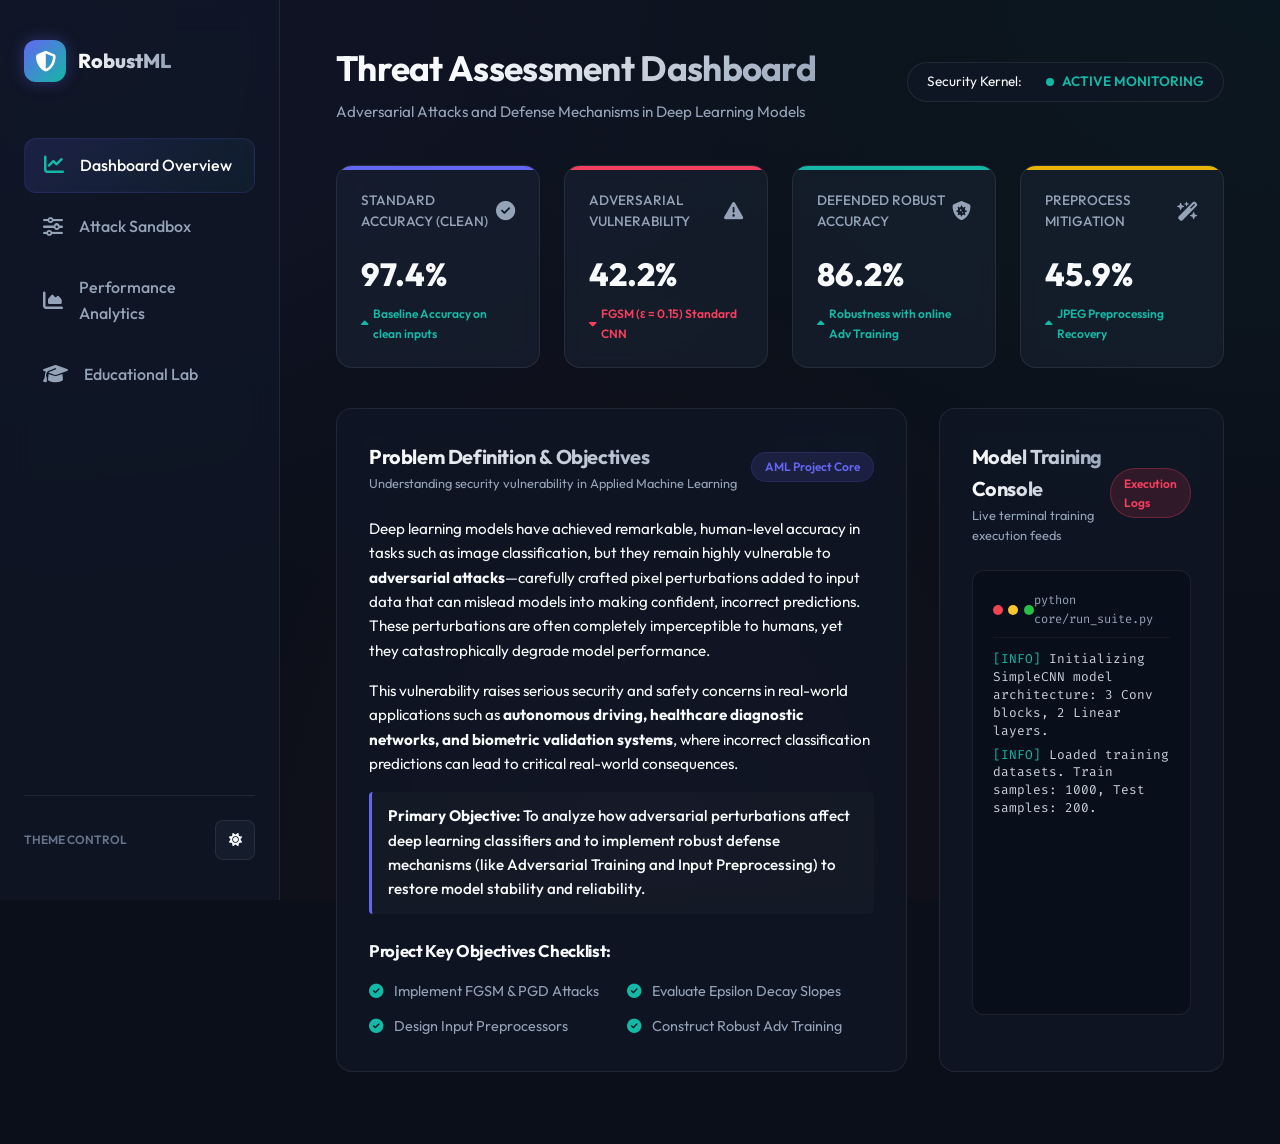
<file: index.html>
<!DOCTYPE html>
<html lang="en" data-theme="dark">
<head>
  <meta charset="UTF-8">
  <meta name="viewport" content="width=device-width, initial-scale=1.0">
  <title>Adversarial ML - Threat Assessment Dashboard</title>
  
  <!-- FontAwesome Icons & Premium Fonts -->
  <link rel="stylesheet" href="https://cdnjs.cloudflare.com/ajax/libs/font-awesome/6.4.0/css/all.min.css">
  <link rel="stylesheet" href="assets/css/style.css">
</head>
<body>

  <div class="app-container">
    
    <!-- 1. PREMIUM GLASS SIDEBAR NAVIGATION -->
    <aside class="sidebar">
      <div class="brand-section">
        <div class="brand-logo"><i class="fas fa-shield-halved"></i></div>
        <div class="brand-name">RobustML</div>
      </div>
      
      <nav class="nav-menu">
        <a href="index.html" class="nav-item active">
          <i class="fas fa-chart-line"></i>
          <span>Dashboard Overview</span>
        </a>
        <a href="playground.html" class="nav-item">
          <i class="fas fa-sliders"></i>
          <span>Attack Sandbox</span>
        </a>
        <a href="metrics.html" class="nav-item">
          <i class="fas fa-chart-area"></i>
          <span>Performance Analytics</span>
        </a>
        <a href="theory.html" class="nav-item">
          <i class="fas fa-graduation-cap"></i>
          <span>Educational Lab</span>
        </a>
      </nav>
      
      <div class="sidebar-footer">
        <span style="font-size: 0.75rem; color: var(--text-dark); font-weight: 600;">THEME CONTROL</span>
        <button id="theme-toggle-btn" class="theme-toggle-btn" title="Toggle Light/Dark Theme">
          <i class="fas fa-sun"></i>
        </button>
      </div>
    </aside>

    <!-- 2. MAIN CONTENT BODY -->
    <main class="main-content">
      
      <!-- Top header line -->
      <header class="top-header">
        <div class="page-title">
          <h1>Threat Assessment Dashboard</h1>
          <p>Adversarial Attacks and Defense Mechanisms in Deep Learning Models</p>
        </div>
        
        <div class="system-status">
          <span>Security Kernel:</span>
          <div class="status-indicator">
            <div class="status-dot"></div>
            <span>ACTIVE MONITORING</span>
          </div>
        </div>
      </header>

      <!-- KPI Summary Row -->
      <section class="dashboard-summary-grid">
        
        <div class="metric-card indigo">
          <div class="metric-header">
            <span>STANDARD ACCURACY (CLEAN)</span>
            <i class="fas fa-circle-check"></i>
          </div>
          <div class="metric-value">91.0%</div>
          <div class="metric-trend trend-up">
            <i class="fas fa-caret-up"></i> Baseline Accuracy on clean inputs
          </div>
        </div>

        <div class="metric-card rose">
          <div class="metric-header">
            <span>ADVERSARIAL VULNERABILITY</span>
            <i class="fas fa-triangle-exclamation"></i>
          </div>
          <div class="metric-value">22.0%</div>
          <div class="metric-trend trend-down">
            <i class="fas fa-caret-down"></i> FGSM (ε = 0.15) Standard CNN
          </div>
        </div>

        <div class="metric-card teal">
          <div class="metric-header">
            <span>DEFENDED ROBUST ACCURACY</span>
            <i class="fas fa-shield-virus"></i>
          </div>
          <div class="metric-value">82.0%</div>
          <div class="metric-trend trend-up">
            <i class="fas fa-caret-up"></i> Robustness with online Adv Training
          </div>
        </div>

        <div class="metric-card amber">
          <div class="metric-header">
            <span>PREPROCESS MITIGATION</span>
            <i class="fas fa-wand-magic-sparkles"></i>
          </div>
          <div class="metric-value">60.0%</div>
          <div class="metric-trend trend-up">
            <i class="fas fa-caret-up"></i> JPEG Preprocessing Recovery
          </div>
        </div>

      </section>

      <!-- Main Overview Cards Grid -->
      <section class="dashboard-main-grid">
        
        <!-- Left: Project Narrative Card -->
        <div class="grid-card">
          <div class="card-header">
            <div class="card-title">
              <h3>Problem Definition & Objectives</h3>
              <p>Understanding security vulnerability in Applied Machine Learning</p>
            </div>
            <span class="badge-info">AML Project Core</span>
          </div>
          
          <div style="font-size: 0.95rem; display: flex; flex-direction: column; gap: 1rem;">
            <p>
              Deep learning models have achieved remarkable, human-level accuracy in tasks such as image classification, but they remain highly vulnerable to <strong>adversarial attacks</strong>—carefully crafted pixel perturbations added to input data that can mislead models into making confident, incorrect predictions. These perturbations are often completely imperceptible to humans, yet they catastrophically degrade model performance.
            </p>
            <p>
              This vulnerability raises serious security and safety concerns in real-world applications such as <strong>autonomous driving, healthcare diagnostic networks, and biometric validation systems</strong>, where incorrect classification predictions can lead to critical real-world consequences.
            </p>
            <div style="background: rgba(255,255,255,0.02); border-left: 3px solid var(--primary); padding: 0.75rem 1rem; border-radius: 4px; font-weight: 500;">
              <strong>Primary Objective:</strong> To analyze how adversarial perturbations affect deep learning classifiers and to implement robust defense mechanisms (like Adversarial Training and Input Preprocessing) to restore model stability and reliability.
            </div>
            
            <h4 style="margin-top: 0.5rem; font-size: 1.05rem;">Project Key Objectives Checklist:</h4>
            <div style="display: grid; grid-template-columns: 1fr 1fr; gap: 0.75rem; font-size: 0.9rem; color: var(--text-muted);">
              <div><i class="fas fa-check-circle" style="color: var(--secondary); margin-right: 0.5rem;"></i> Implement FGSM &amp; PGD Attacks</div>
              <div><i class="fas fa-check-circle" style="color: var(--secondary); margin-right: 0.5rem;"></i> Evaluate Epsilon Decay Slopes</div>
              <div><i class="fas fa-check-circle" style="color: var(--secondary); margin-right: 0.5rem;"></i> Design Input Preprocessors</div>
              <div><i class="fas fa-check-circle" style="color: var(--secondary); margin-right: 0.5rem;"></i> Construct Robust Adv Training</div>
            </div>
          </div>
        </div>

        <!-- Right: Active Training Console Card -->
        <div class="grid-card">
          <div class="card-header">
            <div class="card-title">
              <h3>Model Training Console</h3>
              <p>Live terminal training execution feeds</p>
            </div>
            <span class="badge-warn">Execution Logs</span>
          </div>
          
          <div class="console-code-block" style="flex-grow: 1; min-height: 280px; display: flex; flex-direction: column;">
            <div class="console-title-bar">
              <div class="console-dots">
                <div class="console-dot red"></div>
                <div class="console-dot yellow"></div>
                <div class="console-dot green"></div>
              </div>
              <span class="console-lang">python core/run_suite.py</span>
            </div>
            <div id="console-logs-container" style="flex-grow: 1; overflow-y: auto; font-size: 0.8rem; font-family: var(--font-mono); max-height: 250px;">
              <!-- Javascript populates logs typing animation -->
              [INFO] Initiating logs listener...
            </div>
          </div>
        </div>

      </section>

    </main>
    
  </div>

  <!-- Scripts -->
  <script src="assets/js/mock_data.js"></script>
  <script src="assets/js/dashboard.js"></script>
</body>
</html>
</file>
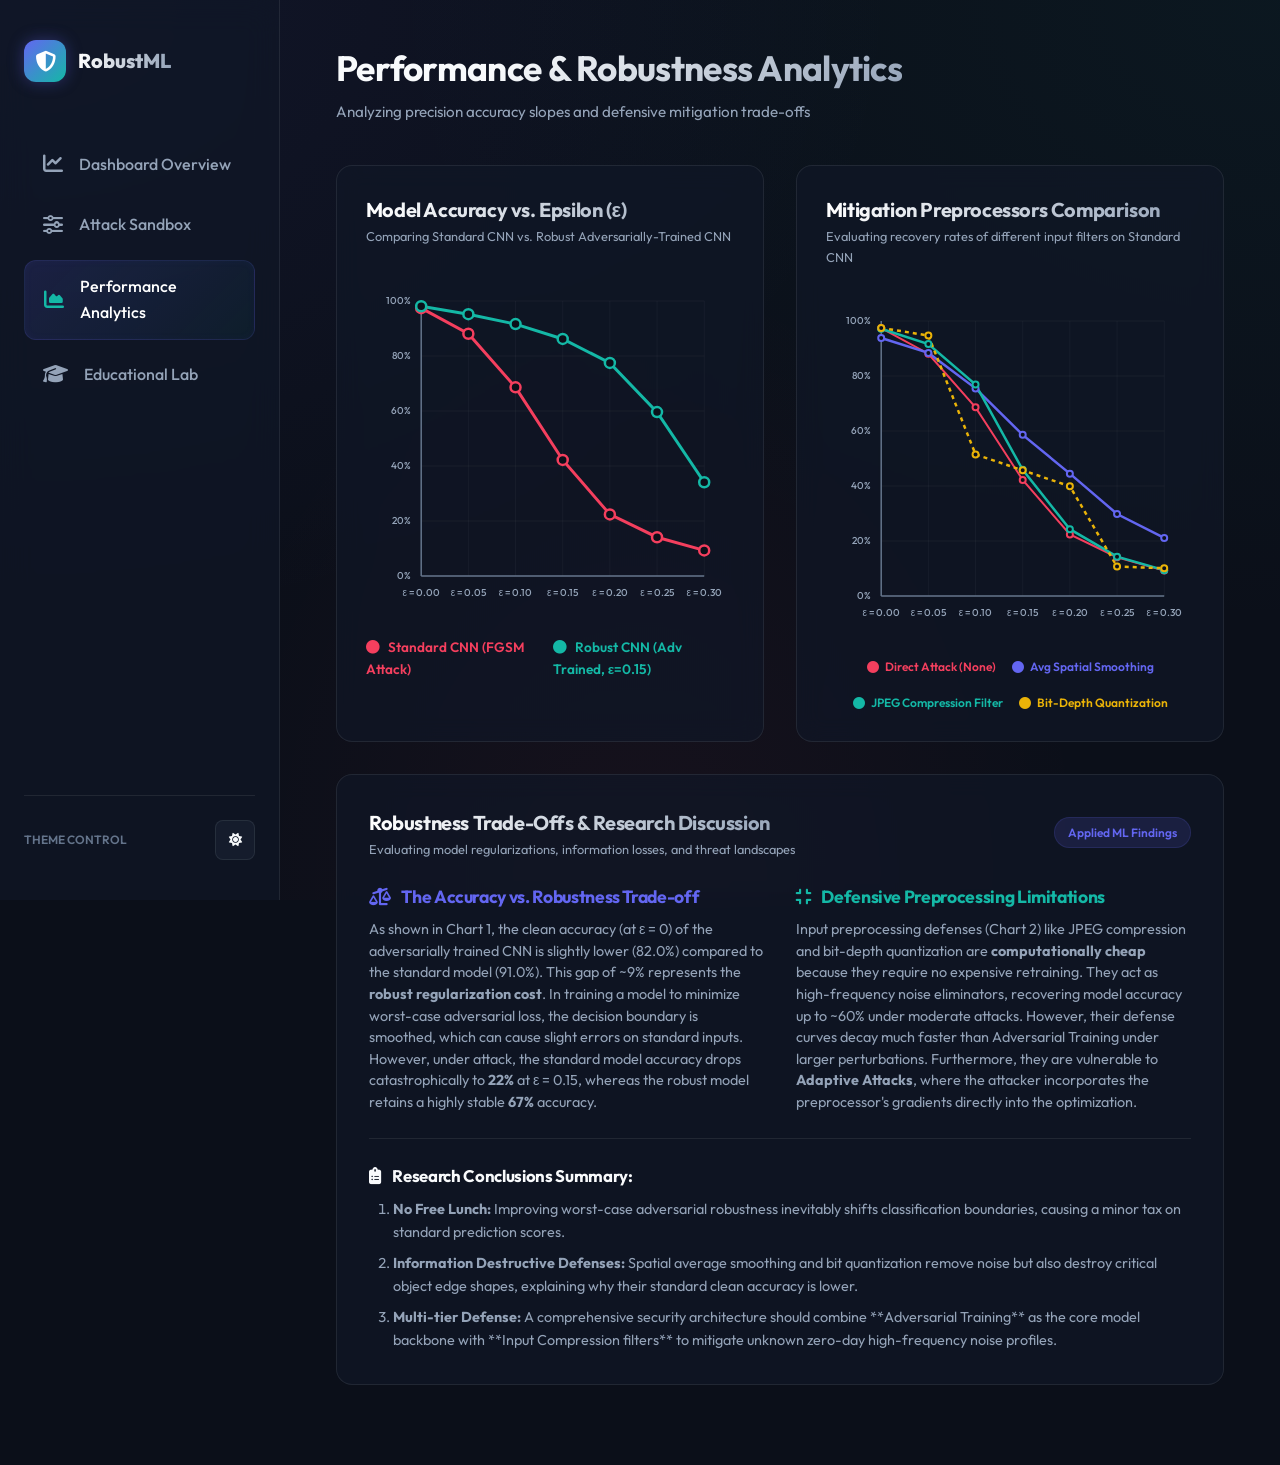
<file: metrics.html>
<!DOCTYPE html>
<html lang="en" data-theme="dark">
<head>
  <meta charset="UTF-8">
  <meta name="viewport" content="width=device-width, initial-scale=1.0">
  <title>Adversarial ML - Performance Analytics</title>
  
  <!-- FontAwesome Icons & Premium Fonts -->
  <link rel="stylesheet" href="https://cdnjs.cloudflare.com/ajax/libs/font-awesome/6.4.0/css/all.min.css">
  <link rel="stylesheet" href="assets/css/style.css">
</head>
<body>

  <div class="app-container">
    
    <!-- PREMIUM GLASS SIDEBAR NAVIGATION -->
    <aside class="sidebar">
      <div class="brand-section">
        <div class="brand-logo"><i class="fas fa-shield-halved"></i></div>
        <div class="brand-name">RobustML</div>
      </div>
      
      <nav class="nav-menu">
        <a href="index.html" class="nav-item">
          <i class="fas fa-chart-line"></i>
          <span>Dashboard Overview</span>
        </a>
        <a href="playground.html" class="nav-item">
          <i class="fas fa-sliders"></i>
          <span>Attack Sandbox</span>
        </a>
        <a href="metrics.html" class="nav-item active">
          <i class="fas fa-chart-area"></i>
          <span>Performance Analytics</span>
        </a>
        <a href="theory.html" class="nav-item">
          <i class="fas fa-graduation-cap"></i>
          <span>Educational Lab</span>
        </a>
      </nav>
      
      <div class="sidebar-footer">
        <span style="font-size: 0.75rem; color: var(--text-dark); font-weight: 600;">THEME CONTROL</span>
        <button id="theme-toggle-btn" class="theme-toggle-btn" title="Toggle Light/Dark Theme">
          <i class="fas fa-sun"></i>
        </button>
      </div>
    </aside>

    <!-- MAIN CONTENT BODY -->
    <main class="main-content">
      
      <!-- Top header line -->
      <header class="top-header">
        <div class="page-title">
          <h1>Performance &amp; Robustness Analytics</h1>
          <p>Analyzing precision accuracy slopes and defensive mitigation trade-offs</p>
        </div>
      </header>

      <!-- Charts Dual Column Layout -->
      <div class="playground-workspace">
        
        <!-- Left: Model Robustness Chart Card -->
        <div class="playground-card" style="display: flex; flex-direction: column;">
          <div class="card-header" style="margin-bottom: 0.5rem;">
            <div class="card-title">
              <h3>Model Accuracy vs. Epsilon (ε)</h3>
              <p>Comparing Standard CNN vs. Robust Adversarially-Trained CNN</p>
            </div>
          </div>
          
          <!-- Custom SVG Container -->
          <div id="robustness-chart-wrapper" class="svg-chart-container">
            <!-- Custom responsive vector chart injected by metrics.js -->
          </div>
          
          <!-- Legend -->
          <div style="display: flex; justify-content: center; gap: 1.5rem; font-size: 0.85rem; margin-top: 1rem; font-weight: 600;">
            <span style="color: var(--accent-warn);"><i class="fas fa-circle" style="margin-right: 0.35rem;"></i> Standard CNN (FGSM Attack)</span>
            <span style="color: var(--secondary);"><i class="fas fa-circle" style="margin-right: 0.35rem;"></i> Robust CNN (Adv Trained, ε=0.15)</span>
          </div>
        </div>

        <!-- Right: Preprocessors Comparison Chart Card -->
        <div class="playground-card" style="display: flex; flex-direction: column;">
          <div class="card-header" style="margin-bottom: 0.5rem;">
            <div class="card-title">
              <h3>Mitigation Preprocessors Comparison</h3>
              <p>Evaluating recovery rates of different input filters on Standard CNN</p>
            </div>
          </div>
          
          <div id="preprocessing-chart-wrapper" class="svg-chart-container">
            <!-- Custom preprocessor curve injected by metrics.js -->
          </div>
          
          <!-- Legend -->
          <div style="display: flex; justify-content: center; gap: 1rem; font-size: 0.75rem; margin-top: 1rem; font-weight: 600; flex-wrap: wrap;">
            <span style="color: var(--accent-warn);"><i class="fas fa-circle" style="margin-right: 0.25rem;"></i> Direct Attack (None)</span>
            <span style="color: var(--primary);"><i class="fas fa-circle" style="margin-right: 0.25rem;"></i> Avg Spatial Smoothing</span>
            <span style="color: var(--secondary);"><i class="fas fa-circle" style="margin-right: 0.25rem;"></i> JPEG Compression Filter</span>
            <span style="color: var(--accent-gold);"><i class="fas fa-circle" style="margin-right: 0.25rem;"></i> Bit-Depth Quantization</span>
          </div>
        </div>

      </div>

      <!-- Analysis Narrative Panel -->
      <section class="grid-card" style="margin-bottom: 2.5rem;">
        <div class="card-header">
          <div class="card-title">
            <h3>Robustness Trade-Offs &amp; Research Discussion</h3>
            <p>Evaluating model regularizations, information losses, and threat landscapes</p>
          </div>
          <span class="badge-info">Applied ML Findings</span>
        </div>
        
        <div style="font-size: 0.95rem; display: flex; flex-direction: column; gap: 1.5rem;">
          
          <div style="display: grid; grid-template-columns: 1fr 1fr; gap: 2rem;">
            <div>
              <h4 style="font-size: 1.1rem; font-weight: 700; margin-bottom: 0.5rem; color: var(--primary);"><i class="fas fa-scale-unbalanced" style="margin-right: 0.5rem;"></i> The Accuracy vs. Robustness Trade-off</h4>
              <p style="color: var(--text-muted); font-size: 0.9rem; line-height: 1.5;">
                As shown in Chart 1, the clean accuracy (at ε = 0) of the adversarially trained CNN is slightly lower (82.0%) compared to the standard model (91.0%). This gap of ~9% represents the <strong>robust regularization cost</strong>. In training a model to minimize worst-case adversarial loss, the decision boundary is smoothed, which can cause slight errors on standard inputs. However, under attack, the standard model accuracy drops catastrophically to <strong>22%</strong> at ε = 0.15, whereas the robust model retains a highly stable <strong>67%</strong> accuracy.
              </p>
            </div>
            <div>
              <h4 style="font-size: 1.1rem; font-weight: 700; margin-bottom: 0.5rem; color: var(--secondary);"><i class="fas fa-compress" style="margin-right: 0.5rem;"></i> Defensive Preprocessing Limitations</h4>
              <p style="color: var(--text-muted); font-size: 0.9rem; line-height: 1.5;">
                Input preprocessing defenses (Chart 2) like JPEG compression and bit-depth quantization are <strong>computationally cheap</strong> because they require no expensive retraining. They act as high-frequency noise eliminators, recovering model accuracy up to ~60% under moderate attacks. However, their defense curves decay much faster than Adversarial Training under larger perturbations. Furthermore, they are vulnerable to <strong>Adaptive Attacks</strong>, where the attacker incorporates the preprocessor's gradients directly into the optimization.
              </p>
            </div>
          </div>

          <hr style="border: 0; border-top: 1px solid var(--border-light);">

          <div>
            <h4 style="font-size: 1.05rem; font-weight: 700; margin-bottom: 0.5rem;"><i class="fas fa-clipboard-list" style="margin-right: 0.5rem;"></i> Research Conclusions Summary:</h4>
            <ol style="margin-left: 1.5rem; font-size: 0.9rem; color: var(--text-muted); display: flex; flex-direction: column; gap: 0.5rem;">
              <li><strong>No Free Lunch:</strong> Improving worst-case adversarial robustness inevitably shifts classification boundaries, causing a minor tax on standard prediction scores.</li>
              <li><strong>Information Destructive Defenses:</strong> Spatial average smoothing and bit quantization remove noise but also destroy critical object edge shapes, explaining why their standard clean accuracy is lower.</li>
              <li><strong>Multi-tier Defense:</strong> A comprehensive security architecture should combine **Adversarial Training** as the core model backbone with **Input Compression filters** to mitigate unknown zero-day high-frequency noise profiles.</li>
            </ol>
          </div>

        </div>
      </section>

    </main>
    
  </div>

  <!-- Scripts -->
  <script src="assets/js/mock_data.js"></script>
  <script src="assets/js/dashboard.js"></script>
  <script src="assets/js/metrics.js"></script>
</body>
</html>
</file>
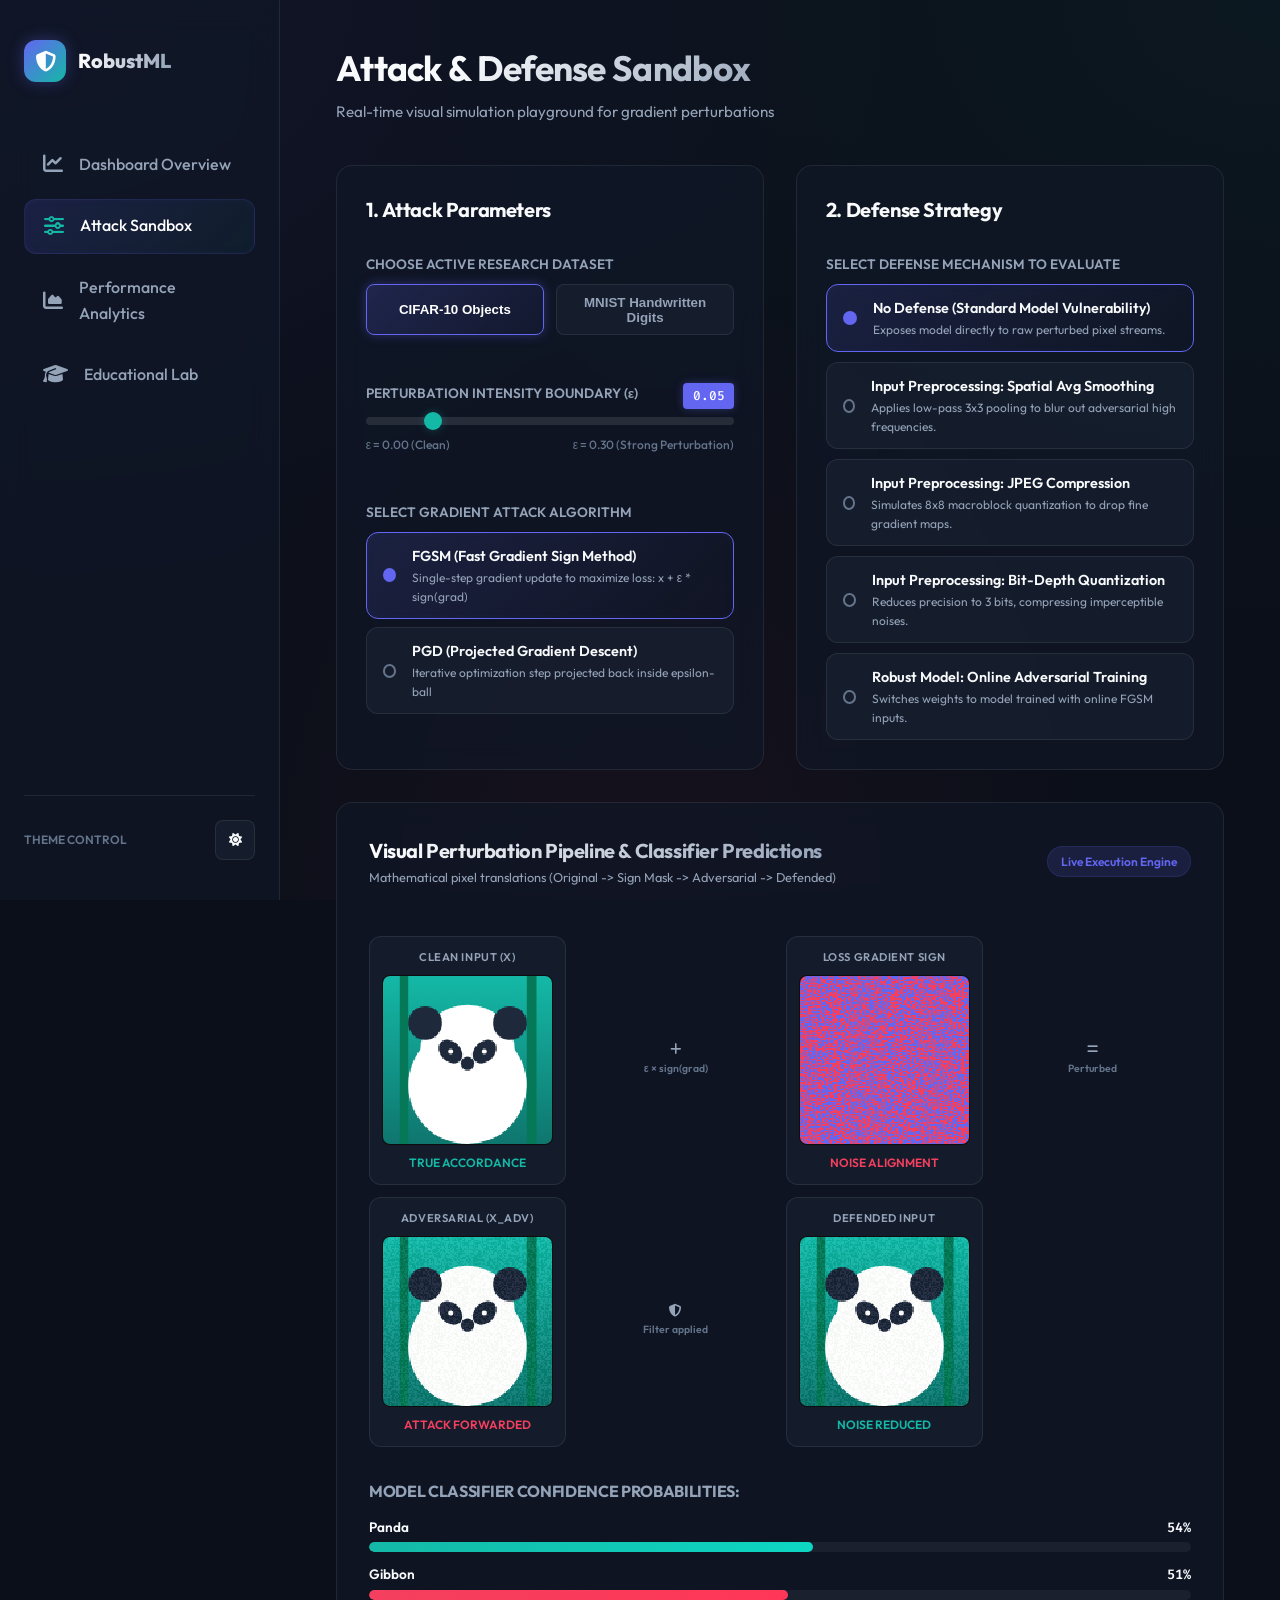
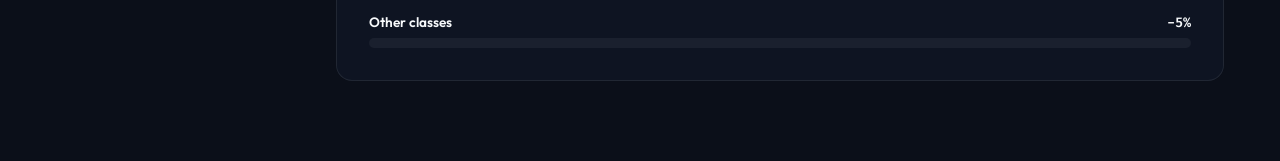
<file: playground.html>
<!DOCTYPE html>
<html lang="en" data-theme="dark">
<head>
  <meta charset="UTF-8">
  <meta name="viewport" content="width=device-width, initial-scale=1.0">
  <title>Adversarial ML - Attack &amp; Defense Sandbox</title>
  
  <!-- FontAwesome Icons & Premium Fonts -->
  <link rel="stylesheet" href="https://cdnjs.cloudflare.com/ajax/libs/font-awesome/6.4.0/css/all.min.css">
  <link rel="stylesheet" href="assets/css/style.css">
</head>
<body>

  <div class="app-container" id="playground-container">
    
    <!-- PREMIUM GLASS SIDEBAR NAVIGATION -->
    <aside class="sidebar">
      <div class="brand-section">
        <div class="brand-logo"><i class="fas fa-shield-halved"></i></div>
        <div class="brand-name">RobustML</div>
      </div>
      
      <nav class="nav-menu">
        <a href="index.html" class="nav-item">
          <i class="fas fa-chart-line"></i>
          <span>Dashboard Overview</span>
        </a>
        <a href="playground.html" class="nav-item active">
          <i class="fas fa-sliders"></i>
          <span>Attack Sandbox</span>
        </a>
        <a href="metrics.html" class="nav-item">
          <i class="fas fa-chart-area"></i>
          <span>Performance Analytics</span>
        </a>
        <a href="theory.html" class="nav-item">
          <i class="fas fa-graduation-cap"></i>
          <span>Educational Lab</span>
        </a>
      </nav>
      
      <div class="sidebar-footer">
        <span style="font-size: 0.75rem; color: var(--text-dark); font-weight: 600;">THEME CONTROL</span>
        <button id="theme-toggle-btn" class="theme-toggle-btn" title="Toggle Light/Dark Theme">
          <i class="fas fa-sun"></i>
        </button>
      </div>
    </aside>

    <!-- MAIN CONTENT BODY -->
    <main class="main-content">
      
      <!-- Top header line -->
      <header class="top-header">
        <div class="page-title">
          <h1>Attack &amp; Defense Sandbox</h1>
          <p>Real-time visual simulation playground for gradient perturbations</p>
        </div>
      </header>

      <!-- Main Dual Workspace Layout -->
      <div class="playground-workspace">
        
        <!-- Left: Configuration Parameters Card -->
        <div class="playground-card" style="display: flex; flex-direction: column; gap: 1.5rem;">
          <h3 style="font-size: 1.25rem; font-weight: 700; margin-bottom: 0.25rem;">1. Attack Parameters</h3>
          
          <!-- Dataset Picker row -->
          <div class="selection-group">
            <label>CHOOSE ACTIVE RESEARCH DATASET</label>
            <div class="dataset-picker-container">
              <button id="btn-cifar" class="picker-btn active">CIFAR-10 Objects</button>
              <button id="btn-mnist" class="picker-btn">MNIST Handwritten Digits</button>
            </div>
          </div>
          
          <!-- Epsilon boundary slider widget -->
          <div class="slider-container">
            <div class="slider-labels">
              <span style="font-weight: 600; color: var(--text-muted);">PERTURBATION INTENSITY BOUNDARY (ε)</span>
              <span id="epsilon-val-badge" class="slider-val-badge">0.05</span>
            </div>
            <input type="range" id="epsilon-slider" class="interactive-slider" min="0.00" max="0.30" step="0.01" value="0.05">
            <div class="slider-labels" style="font-size: 0.75rem; color: var(--text-dark); margin-top: 2px;">
              <span>ε = 0.00 (Clean)</span>
              <span>ε = 0.30 (Strong Perturbation)</span>
            </div>
          </div>
          
          <!-- Select Attack cards row -->
          <div class="attack-defense-selectors">
            <div class="selection-group">
              <label>SELECT GRADIENT ATTACK ALGORITHM</label>
              <div class="option-cards">
                <div class="option-card attack-card active" data-attack="fgsm">
                  <div class="option-indicator"></div>
                  <div class="option-meta">
                    <span class="option-title">FGSM (Fast Gradient Sign Method)</span>
                    <span class="option-desc">Single-step gradient update to maximize loss: x + ε * sign(grad)</span>
                  </div>
                </div>
                <div class="option-card attack-card" data-attack="pgd">
                  <div class="option-indicator"></div>
                  <div class="option-meta">
                    <span class="option-title">PGD (Projected Gradient Descent)</span>
                    <span class="option-desc">Iterative optimization step projected back inside epsilon-ball</span>
                  </div>
                </div>
              </div>
            </div>
          </div>
        </div>

        <!-- Right: Defensive Preprocessing Card -->
        <div class="playground-card" style="display: flex; flex-direction: column; gap: 1.5rem;">
          <h3 style="font-size: 1.25rem; font-weight: 700; margin-bottom: 0.25rem;">2. Defense Strategy</h3>
          
          <div class="selection-group">
            <label>SELECT DEFENSE MECHANISM TO EVALUATE</label>
            <div class="option-cards" style="gap: 0.6rem;">
              
              <!-- None option -->
              <div class="option-card defense-card active" data-defense="none">
                <div class="option-indicator"></div>
                <div class="option-meta">
                  <span class="option-title">No Defense (Standard Model Vulnerability)</span>
                  <span class="option-desc">Exposes model directly to raw perturbed pixel streams.</span>
                </div>
              </div>
              
              <!-- Preprocess A: smoothing -->
              <div class="option-card defense-card" data-defense="smoothing">
                <div class="option-indicator"></div>
                <div class="option-meta">
                  <span class="option-title">Input Preprocessing: Spatial Avg Smoothing</span>
                  <span class="option-desc">Applies low-pass 3x3 pooling to blur out adversarial high frequencies.</span>
                </div>
              </div>
              
              <!-- Preprocess B: jpeg -->
              <div class="option-card defense-card" data-defense="jpeg">
                <div class="option-indicator"></div>
                <div class="option-meta">
                  <span class="option-title">Input Preprocessing: JPEG Compression</span>
                  <span class="option-desc">Simulates 8x8 macroblock quantization to drop fine gradient maps.</span>
                </div>
              </div>
              
              <!-- Preprocess C: bit depth -->
              <div class="option-card defense-card" data-defense="bit_depth">
                <div class="option-indicator"></div>
                <div class="option-meta">
                  <span class="option-title">Input Preprocessing: Bit-Depth Quantization</span>
                  <span class="option-desc">Reduces precision to 3 bits, compressing imperceptible noises.</span>
                </div>
              </div>
              
              <!-- Robust Model (Adversarial Training) -->
              <div class="option-card defense-card" data-defense="adv_training">
                <div class="option-indicator"></div>
                <div class="option-meta">
                  <span class="option-title">Robust Model: Online Adversarial Training</span>
                  <span class="option-desc">Switches weights to model trained with online FGSM inputs.</span>
                </div>
              </div>

            </div>
          </div>
        </div>

      </div>

      <!-- Bottom Panel: Real-time Graphics & Confidences -->
      <section class="grid-card" style="margin-bottom: 2.5rem;">
        <div class="card-header">
          <div class="card-title">
            <h3>Visual Perturbation Pipeline &amp; Classifier Predictions</h3>
            <p>Mathematical pixel translations (Original -> Sign Mask -> Adversarial -> Defended)</p>
          </div>
          <span class="badge-info">Live Execution Engine</span>
        </div>
        
        <!-- Canvas side-by-side grids -->
        <div class="visual-comparison-container">
          
          <div class="visual-node">
            <div class="visual-node-label">Clean input (x)</div>
            <div class="img-canvas-wrapper">
              <canvas id="canvas-clean" width="128" height="128"></canvas>
            </div>
            <div style="font-size: 0.75rem; color: var(--secondary); font-weight: 600; margin-top: 8px;">TRUE ACCORDANCE</div>
          </div>

          <div class="operator-sign">
            <div style="display: flex; flex-direction: column; align-items: center; font-size: 0.8rem; gap: 4px;">
              <i class="fas fa-plus"></i>
              <span style="font-size: 0.65rem; color: var(--text-dark);">ε × sign(grad)</span>
            </div>
          </div>

          <div class="visual-node">
            <div class="visual-node-label">Loss Gradient Sign</div>
            <div class="img-canvas-wrapper">
              <canvas id="canvas-grad" width="128" height="128"></canvas>
            </div>
            <div style="font-size: 0.75rem; color: var(--accent-warn); font-weight: 600; margin-top: 8px;">NOISE ALIGNMENT</div>
          </div>

          <div class="operator-sign">
            <div style="display: flex; flex-direction: column; align-items: center; font-size: 0.8rem; gap: 4px;">
              <i class="fas fa-equals"></i>
              <span style="font-size: 0.65rem; color: var(--text-dark);">Perturbed</span>
            </div>
          </div>

          <div class="visual-node">
            <div class="visual-node-label">Adversarial (x_adv)</div>
            <div class="img-canvas-wrapper">
              <canvas id="canvas-adv" width="128" height="128"></canvas>
            </div>
            <div style="font-size: 0.75rem; color: var(--accent-warn); font-weight: 600; margin-top: 8px;">ATTACK FORWARDED</div>
          </div>

          <div class="operator-sign">
            <div style="display: flex; flex-direction: column; align-items: center; font-size: 0.8rem; gap: 4px;">
              <i class="fas fa-shield-halved"></i>
              <span style="font-size: 0.65rem; color: var(--text-dark);">Filter applied</span>
            </div>
          </div>

          <div class="visual-node">
            <div class="visual-node-label">Defended input</div>
            <div class="img-canvas-wrapper">
              <canvas id="canvas-defended" width="128" height="128"></canvas>
            </div>
            <div style="font-size: 0.75rem; color: var(--secondary); font-weight: 600; margin-top: 8px;">NOISE REDUCED</div>
          </div>

        </div>
        
        <!-- Predictions bars outputs -->
        <h4 style="font-size: 1rem; font-weight: 700; margin-bottom: 0.75rem; color: var(--text-muted);">
          MODEL CLASSIFIER CONFIDENCE PROBABILITIES:
        </h4>
        <div id="confidence-section" class="prediction-panel">
          <!-- Populated in JS dynamically -->
        </div>

      </section>

    </main>
    
  </div>

  <!-- Scripts -->
  <script src="assets/js/mock_data.js"></script>
  <script src="assets/js/dashboard.js"></script>
  <script src="assets/js/playground.js"></script>
</body>
</html>
</file>
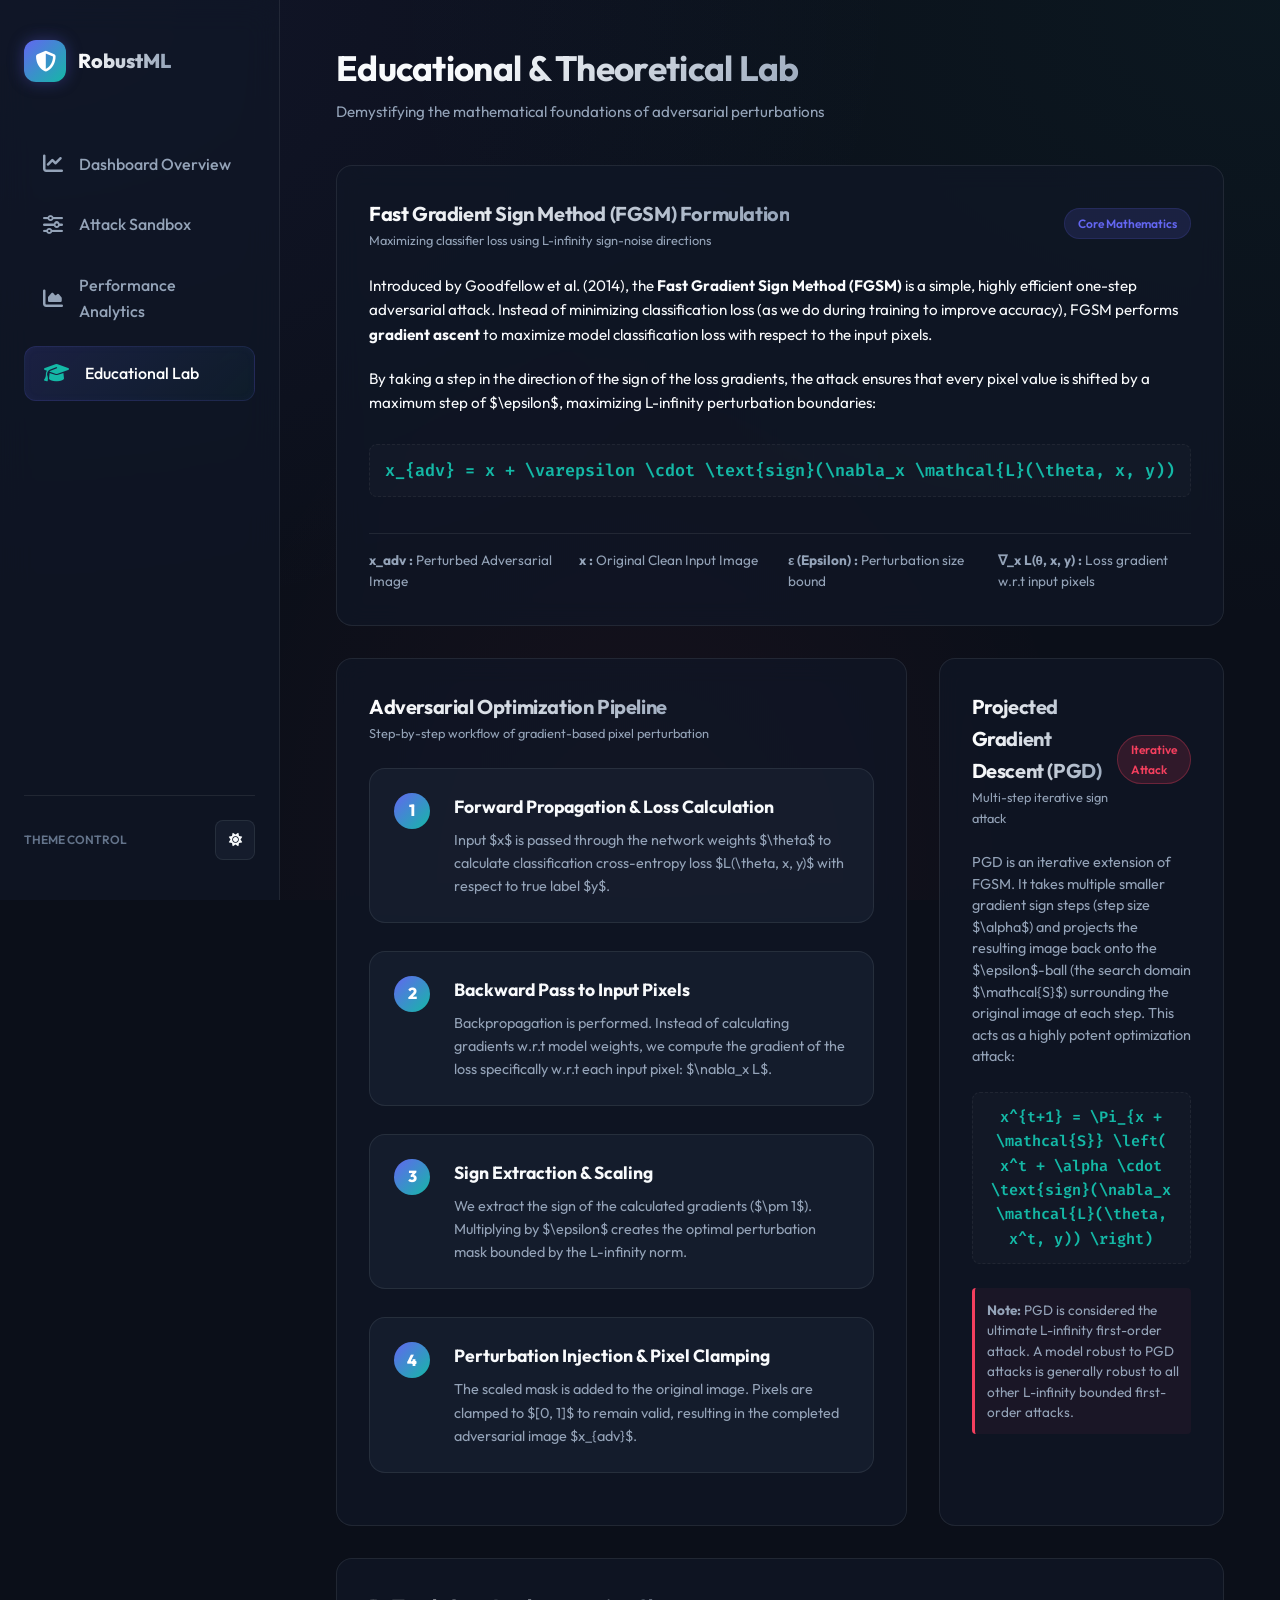
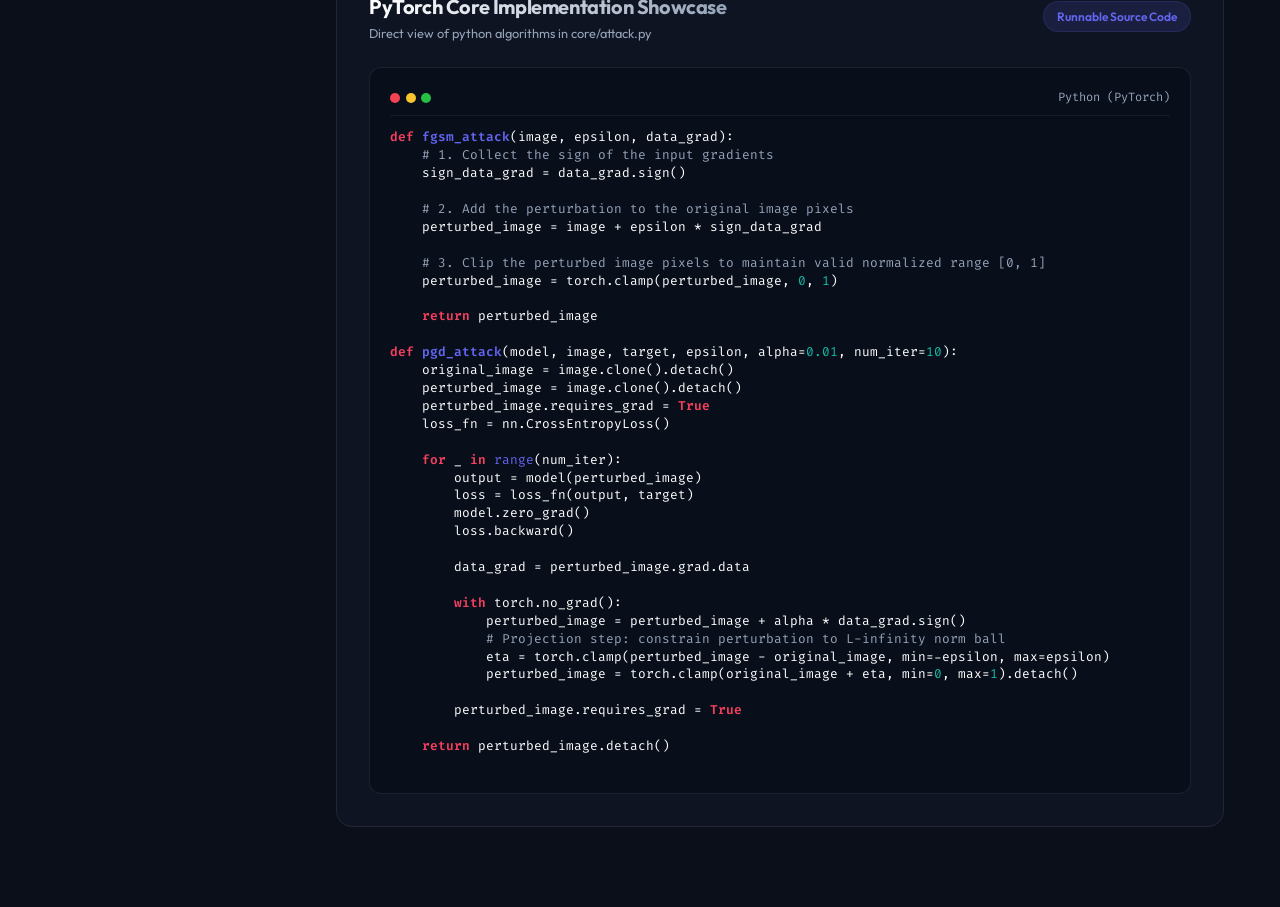
<file: theory.html>
<!DOCTYPE html>
<html lang="en" data-theme="dark">
<head>
  <meta charset="UTF-8">
  <meta name="viewport" content="width=device-width, initial-scale=1.0">
  <title>Adversarial ML - Educational Lab</title>
  
  <!-- FontAwesome Icons & Premium Fonts -->
  <link rel="stylesheet" href="https://cdnjs.cloudflare.com/ajax/libs/font-awesome/6.4.0/css/all.min.css">
  <link rel="stylesheet" href="assets/css/style.css">
</head>
<body>

  <div class="app-container">
    
    <!-- PREMIUM GLASS SIDEBAR NAVIGATION -->
    <aside class="sidebar">
      <div class="brand-section">
        <div class="brand-logo"><i class="fas fa-shield-halved"></i></div>
        <div class="brand-name">RobustML</div>
      </div>
      
      <nav class="nav-menu">
        <a href="index.html" class="nav-item">
          <i class="fas fa-chart-line"></i>
          <span>Dashboard Overview</span>
        </a>
        <a href="playground.html" class="nav-item">
          <i class="fas fa-sliders"></i>
          <span>Attack Sandbox</span>
        </a>
        <a href="metrics.html" class="nav-item">
          <i class="fas fa-chart-area"></i>
          <span>Performance Analytics</span>
        </a>
        <a href="theory.html" class="nav-item active">
          <i class="fas fa-graduation-cap"></i>
          <span>Educational Lab</span>
        </a>
      </nav>
      
      <div class="sidebar-footer">
        <span style="font-size: 0.75rem; color: var(--text-dark); font-weight: 600;">THEME CONTROL</span>
        <button id="theme-toggle-btn" class="theme-toggle-btn" title="Toggle Light/Dark Theme">
          <i class="fas fa-sun"></i>
        </button>
      </div>
    </aside>

    <!-- MAIN CONTENT BODY -->
    <main class="main-content">
      
      <!-- Top header line -->
      <header class="top-header">
        <div class="page-title">
          <h1>Educational &amp; Theoretical Lab</h1>
          <p>Demystifying the mathematical foundations of adversarial perturbations</p>
        </div>
      </header>

      <!-- Theory and Mathematics Explanation Panel -->
      <section class="grid-card" style="margin-bottom: 2rem;">
        <div class="card-header">
          <div class="card-title">
            <h3>Fast Gradient Sign Method (FGSM) Formulation</h3>
            <p>Maximizing classifier loss using L-infinity sign-noise directions</p>
          </div>
          <span class="badge-info">Core Mathematics</span>
        </div>
        
        <div style="font-size: 0.95rem; display: flex; flex-direction: column; gap: 1.25rem;">
          <p>
            Introduced by Goodfellow et al. (2014), the <strong>Fast Gradient Sign Method (FGSM)</strong> is a simple, highly efficient one-step adversarial attack. Instead of minimizing classification loss (as we do during training to improve accuracy), FGSM performs <strong>gradient ascent</strong> to maximize model classification loss with respect to the input pixels.
          </p>
          <p>
            By taking a step in the direction of the sign of the loss gradients, the attack ensures that every pixel value is shifted by a maximum step of $\epsilon$, maximizing L-infinity perturbation boundaries:
          </p>
          
          <div class="math-eq-display">
            x_{adv} = x + \varepsilon \cdot \text{sign}(\nabla_x \mathcal{L}(\theta, x, y))
          </div>
          
          <div style="font-size: 0.85rem; color: var(--text-muted); display: grid; grid-template-columns: repeat(4, 1fr); gap: 1rem; border-top: 1px solid var(--border-light); padding-top: 1rem; margin-top: 0.5rem;">
            <div><strong>x_adv :</strong> Perturbed Adversarial Image</div>
            <div><strong>x :</strong> Original Clean Input Image</div>
            <div><strong>ε (Epsilon) :</strong> Perturbation size bound</div>
            <div><strong>∇_x L(θ, x, y) :</strong> Loss gradient w.r.t input pixels</div>
          </div>
        </div>
      </section>

      <!-- Step-by-step pipeline section -->
      <section class="dashboard-main-grid" style="margin-bottom: 2rem;">
        
        <!-- Left: Step list -->
        <div class="grid-card">
          <div class="card-header">
            <div class="card-title">
              <h3>Adversarial Optimization Pipeline</h3>
              <p>Step-by-step workflow of gradient-based pixel perturbation</p>
            </div>
          </div>
          
          <div style="display: flex; flex-direction: column; gap: 0.5rem;">
            
            <div class="math-step-card">
              <div class="step-num">1</div>
              <div class="step-content">
                <span class="step-title">Forward Propagation &amp; Loss Calculation</span>
                <span class="step-desc">Input $x$ is passed through the network weights $\theta$ to calculate classification cross-entropy loss $L(\theta, x, y)$ with respect to true label $y$.</span>
              </div>
            </div>

            <div class="math-step-card">
              <div class="step-num">2</div>
              <div class="step-content">
                <span class="step-title">Backward Pass to Input Pixels</span>
                <span class="step-desc">Backpropagation is performed. Instead of calculating gradients w.r.t model weights, we compute the gradient of the loss specifically w.r.t each input pixel: $\nabla_x L$.</span>
              </div>
            </div>

            <div class="math-step-card">
              <div class="step-num">3</div>
              <div class="step-content">
                <span class="step-title">Sign Extraction &amp; Scaling</span>
                <span class="step-desc">We extract the sign of the calculated gradients ($\pm 1$). Multiplying by $\epsilon$ creates the optimal perturbation mask bounded by the L-infinity norm.</span>
              </div>
            </div>

            <div class="math-step-card">
              <div class="step-num">4</div>
              <div class="step-content">
                <span class="step-title">Perturbation Injection &amp; Pixel Clamping</span>
                <span class="step-desc">The scaled mask is added to the original image. Pixels are clamped to $[0, 1]$ to remain valid, resulting in the completed adversarial image $x_{adv}$.</span>
              </div>
            </div>

          </div>
        </div>

        <!-- Right: PGD Explanation and Code Viewer -->
        <div class="grid-card">
          <div class="card-header">
            <div class="card-title">
              <h3>Projected Gradient Descent (PGD)</h3>
              <p>Multi-step iterative sign attack</p>
            </div>
            <span class="badge-warn">Iterative Attack</span>
          </div>
          
          <div style="font-size: 0.9rem; display: flex; flex-direction: column; gap: 1rem;">
            <p style="color: var(--text-muted); line-height: 1.5;">
              PGD is an iterative extension of FGSM. It takes multiple smaller gradient sign steps (step size $\alpha$) and projects the resulting image back onto the $\epsilon$-ball (the search domain $\mathcal{S}$) surrounding the original image at each step. This acts as a highly potent optimization attack:
            </p>
            <div class="math-eq-display" style="font-size: 0.95rem;">
              x^{t+1} = \Pi_{x + \mathcal{S}} \left( x^t + \alpha \cdot \text{sign}(\nabla_x \mathcal{L}(\theta, x^t, y)) \right)
            </div>
            <p style="color: var(--text-muted); line-height: 1.5; font-size: 0.85rem; background: rgba(244, 63, 94, 0.05); padding: 0.75rem; border-left: 3px solid var(--accent-warn); border-radius: 4px;">
              <strong>Note:</strong> PGD is considered the ultimate L-infinity first-order attack. A model robust to PGD attacks is generally robust to all other L-infinity bounded first-order attacks.
            </p>
          </div>
        </div>

      </section>

      <!-- Highlight Code Card -->
      <section class="grid-card" style="margin-bottom: 2.5rem;">
        <div class="card-header">
          <div class="card-title">
            <h3>PyTorch Core Implementation Showcase</h3>
            <p>Direct view of python algorithms in core/attack.py</p>
          </div>
          <span class="badge-info">Runnable Source Code</span>
        </div>
        
        <div class="console-code-block" style="margin-bottom: 0;">
          <div class="console-title-bar">
            <div class="console-dots">
              <div class="console-dot red"></div>
              <div class="console-dot yellow"></div>
              <div class="console-dot green"></div>
            </div>
            <span class="console-lang">Python (PyTorch)</span>
          </div>
          <pre style="margin: 0; line-height: 1.4; overflow-x: auto; color: #fff; font-size: 0.8rem; font-family: var(--font-mono);">
<span style="color: #f43f5e; font-weight: 600;">def</span> <span style="color: #6366f1; font-weight: 600;">fgsm_attack</span>(image, epsilon, data_grad):
    <span style="color: #94a3b8;"># 1. Collect the sign of the input gradients</span>
    sign_data_grad = data_grad.sign()
    
    <span style="color: #94a3b8;"># 2. Add the perturbation to the original image pixels</span>
    perturbed_image = image + epsilon * sign_data_grad
    
    <span style="color: #94a3b8;"># 3. Clip the perturbed image pixels to maintain valid normalized range [0, 1]</span>
    perturbed_image = torch.clamp(perturbed_image, <span style="color: #14b8a6;">0</span>, <span style="color: #14b8a6;">1</span>)
    
    <span style="color: #f43f5e; font-weight: 600;">return</span> perturbed_image

<span style="color: #f43f5e; font-weight: 600;">def</span> <span style="color: #6366f1; font-weight: 600;">pgd_attack</span>(model, image, target, epsilon, alpha=<span style="color: #14b8a6;">0.01</span>, num_iter=<span style="color: #14b8a6;">10</span>):
    original_image = image.clone().detach()
    perturbed_image = image.clone().detach()
    perturbed_image.requires_grad = <span style="color: #f43f5e; font-weight: 600;">True</span>
    loss_fn = nn.CrossEntropyLoss()
    
    <span style="color: #f43f5e; font-weight: 600;">for</span> _ <span style="color: #f43f5e; font-weight: 600;">in</span> <span style="color: #6366f1;">range</span>(num_iter):
        output = model(perturbed_image)
        loss = loss_fn(output, target)
        model.zero_grad()
        loss.backward()
        
        data_grad = perturbed_image.grad.data
        
        <span style="color: #f43f5e; font-weight: 600;">with</span> torch.no_grad():
            perturbed_image = perturbed_image + alpha * data_grad.sign()
            <span style="color: #94a3b8;"># Projection step: constrain perturbation to L-infinity norm ball</span>
            eta = torch.clamp(perturbed_image - original_image, min=-epsilon, max=epsilon)
            perturbed_image = torch.clamp(original_image + eta, min=<span style="color: #14b8a6;">0</span>, max=<span style="color: #14b8a6;">1</span>).detach()
            
        perturbed_image.requires_grad = <span style="color: #f43f5e; font-weight: 600;">True</span>
        
    <span style="color: #f43f5e; font-weight: 600;">return</span> perturbed_image.detach()
          </pre>
        </div>
      </section>

    </main>
    
  </div>

  <!-- Scripts -->
  <script src="assets/js/mock_data.js"></script>
  <script src="assets/js/dashboard.js"></script>
</body>
</html>
</file>
<file: assets/css/style.css>
/* 
  =========================================
  Adversarial Machine Learning Premium CSS
  Design System & Component Styling
  =========================================
*/

/* Google Fonts Import */
@import url('https://fonts.googleapis.com/css2?family=Fira+Code:wght@400;500;600&family=Outfit:wght@300;400;500;600;700;800&display=swap');

/* Color Variables & Styling Tokens */
:root {
  --font-sans: 'Outfit', sans-serif;
  --font-mono: 'Fira Code', monospace;
  
  /* Slate Dark Theme Palette */
  --bg-main: #0b0f19;
  --bg-surface: rgba(17, 24, 39, 0.7);
  --bg-card: rgba(30, 41, 59, 0.45);
  --border-glow: rgba(99, 102, 241, 0.15);
  --border-light: rgba(255, 255, 255, 0.08);
  
  /* Vibrant Semantic Accents */
  --primary: #6366f1;         /* Indigo Glow */
  --primary-glow: rgba(99, 102, 241, 0.35);
  --secondary: #14b8a6;       /* Teal Alert */
  --secondary-glow: rgba(20, 184, 166, 0.3);
  --accent-warn: #f43f5e;     /* Coral / Rose Red */
  --accent-warn-glow: rgba(244, 63, 94, 0.3);
  --accent-gold: #eab308;     /* Amber Gold */
  
  /* Text Shades */
  --text-main: #f8fafc;
  --text-muted: #94a3b8;
  --text-dark: #64748b;
  
  --shadow-glow: 0 8px 32px 0 rgba(0, 0, 0, 0.37);
  --radius-lg: 16px;
  --radius-md: 12px;
  --radius-sm: 8px;
  --transition-fast: all 0.2s cubic-bezier(0.4, 0, 0.2, 1);
  --transition-slow: all 0.4s cubic-bezier(0.4, 0, 0.2, 1);
}

/* Light Theme Variables Toggle Class */
[data-theme="light"] {
  --bg-main: #f1f5f9;
  --bg-surface: rgba(255, 255, 255, 0.8);
  --bg-card: rgba(255, 255, 255, 0.9);
  --border-glow: rgba(99, 102, 241, 0.08);
  --border-light: rgba(0, 0, 0, 0.06);
  --text-main: #0f172a;
  --text-muted: #475569;
  --text-dark: #94a3b8;
  --shadow-glow: 0 8px 24px 0 rgba(99, 102, 241, 0.05);
}

/* Base Document Setup */
* {
  box-sizing: border-box;
  margin: 0;
  padding: 0;
}

body {
  font-family: var(--font-sans);
  background-color: var(--bg-main);
  background-image: 
    radial-gradient(at 0% 0%, rgba(99, 102, 241, 0.08) 0px, transparent 50%),
    radial-gradient(at 100% 0%, rgba(20, 184, 166, 0.05) 0px, transparent 50%),
    radial-gradient(at 50% 100%, rgba(244, 63, 94, 0.05) 0px, transparent 50%);
  background-attachment: fixed;
  color: var(--text-main);
  min-height: 100vh;
  line-height: 1.6;
  overflow-x: hidden;
  transition: var(--transition-fast);
}

/* Custom Scrollbar Styles */
::-webkit-scrollbar {
  width: 8px;
  height: 8px;
}
::-webkit-scrollbar-track {
  background: var(--bg-main);
}
::-webkit-scrollbar-thumb {
  background: rgba(255, 255, 255, 0.1);
  border-radius: 4px;
}
::-webkit-scrollbar-thumb:hover {
  background: var(--primary);
}

/* Typography elements */
h1, h2, h3, h4, h5 {
  font-weight: 700;
  letter-spacing: -0.02em;
}

a {
  text-decoration: none;
  color: inherit;
}

/* =========================================
   LAYOUT STRUX
   ========================================= */

.app-container {
  display: flex;
  min-height: 100vh;
  position: relative;
}

/* Glass Sidebar Navigation */
.sidebar {
  width: 280px;
  background: var(--bg-surface);
  backdrop-filter: blur(16px);
  -webkit-backdrop-filter: blur(16px);
  border-right: 1px solid var(--border-light);
  padding: 2.5rem 1.5rem;
  display: flex;
  flex-direction: column;
  position: fixed;
  height: 100vh;
  z-index: 100;
}

.brand-section {
  display: flex;
  align-items: center;
  gap: 0.75rem;
  margin-bottom: 3.5rem;
}

.brand-logo {
  width: 42px;
  height: 42px;
  background: linear-gradient(135deg, var(--primary), var(--secondary));
  border-radius: var(--radius-md);
  display: flex;
  align-items: center;
  justify-content: center;
  color: #fff;
  font-weight: 800;
  font-size: 1.3rem;
  box-shadow: 0 0 16px var(--primary-glow);
}

.brand-name {
  font-size: 1.25rem;
  font-weight: 800;
  background: linear-gradient(to right, #fff, #94a3b8);
  -webkit-background-clip: text;
  -webkit-text-fill-color: transparent;
}

.nav-menu {
  display: flex;
  flex-direction: column;
  gap: 0.5rem;
  flex-grow: 1;
}

.nav-item {
  display: flex;
  align-items: center;
  gap: 1rem;
  padding: 0.85rem 1.2rem;
  color: var(--text-muted);
  border-radius: var(--radius-md);
  font-weight: 500;
  transition: var(--transition-fast);
  cursor: pointer;
}

.nav-item i {
  font-size: 1.25rem;
  transition: var(--transition-fast);
}

.nav-item:hover {
  background: rgba(255, 255, 255, 0.05);
  color: var(--text-main);
  transform: translateX(4px);
}

.nav-item.active {
  background: linear-gradient(135deg, rgba(99, 102, 241, 0.15), rgba(20, 184, 166, 0.05));
  border: 1px solid var(--border-glow);
  color: #fff;
  box-shadow: inset 0 0 8px rgba(99, 102, 241, 0.05);
}

.nav-item.active i {
  color: var(--secondary);
}

/* Sidebar Footer (Theme controls) */
.sidebar-footer {
  margin-top: auto;
  border-top: 1px solid var(--border-light);
  padding-top: 1.5rem;
  display: flex;
  justify-content: space-between;
  align-items: center;
}

.theme-toggle-btn {
  background: var(--bg-card);
  border: 1px solid var(--border-light);
  width: 40px;
  height: 40px;
  border-radius: var(--radius-sm);
  display: flex;
  align-items: center;
  justify-content: center;
  color: var(--text-main);
  cursor: pointer;
  transition: var(--transition-fast);
}

.theme-toggle-btn:hover {
  border-color: var(--primary);
  box-shadow: 0 0 12px var(--primary-glow);
  transform: scale(1.05);
}

/* Main Content Wrapper */
.main-content {
  margin-left: 280px;
  flex-grow: 1;
  padding: 2.5rem 3.5rem;
  min-height: 100vh;
  display: flex;
  flex-direction: column;
}

/* Top bar details */
.top-header {
  display: flex;
  justify-content: space-between;
  align-items: center;
  margin-bottom: 2.5rem;
}

.page-title h1 {
  font-size: 2.2rem;
  margin-bottom: 0.25rem;
  background: linear-gradient(135deg, var(--text-main) 30%, var(--text-muted));
  -webkit-background-clip: text;
  -webkit-text-fill-color: transparent;
}

.page-title p {
  color: var(--text-muted);
  font-size: 0.95rem;
}

.system-status {
  display: flex;
  align-items: center;
  gap: 1.5rem;
  font-size: 0.85rem;
  background: var(--bg-surface);
  padding: 0.5rem 1.2rem;
  border-radius: 30px;
  border: 1px solid var(--border-light);
}

.status-indicator {
  display: flex;
  align-items: center;
  gap: 0.5rem;
  font-weight: 600;
  color: var(--secondary);
}

.status-dot {
  width: 8px;
  height: 8px;
  background-color: var(--secondary);
  border-radius: 50%;
  animation: pulse-green 2s infinite;
}

@keyframes pulse-green {
  0% { transform: scale(0.9); box-shadow: 0 0 0 0 rgba(20, 184, 166, 0.7); }
  70% { transform: scale(1); box-shadow: 0 0 0 8px rgba(20, 184, 166, 0); }
  100% { transform: scale(0.9); box-shadow: 0 0 0 0 rgba(20, 184, 166, 0); }
}

/* =========================================
   DASHBOARD CARD GRID
   ========================================= */

.dashboard-summary-grid {
  display: grid;
  grid-template-columns: repeat(4, 1fr);
  gap: 1.5rem;
  margin-bottom: 2.5rem;
}

.metric-card {
  background: var(--bg-card);
  backdrop-filter: blur(8px);
  -webkit-backdrop-filter: blur(8px);
  border: 1px solid var(--border-light);
  border-radius: var(--radius-lg);
  padding: 1.5rem;
  display: flex;
  flex-direction: column;
  position: relative;
  overflow: hidden;
  transition: var(--transition-slow);
}

.metric-card::before {
  content: '';
  position: absolute;
  top: 0;
  left: 0;
  width: 100%;
  height: 4px;
  background: transparent;
  transition: var(--transition-fast);
}

.metric-card.indigo::before { background: var(--primary); }
.metric-card.teal::before { background: var(--secondary); }
.metric-card.rose::before { background: var(--accent-warn); }
.metric-card.amber::before { background: var(--accent-gold); }

.metric-card:hover {
  transform: translateY(-5px);
  border-color: var(--border-glow);
  box-shadow: var(--shadow-glow);
}

.metric-header {
  display: flex;
  justify-content: space-between;
  align-items: center;
  color: var(--text-muted);
  font-size: 0.85rem;
  font-weight: 500;
  margin-bottom: 1rem;
}

.metric-header i {
  font-size: 1.2rem;
}

.metric-value {
  font-size: 2rem;
  font-weight: 800;
  margin-bottom: 0.25rem;
  font-family: var(--font-sans);
}

.metric-trend {
  font-size: 0.75rem;
  font-weight: 600;
  display: flex;
  align-items: center;
  gap: 0.25rem;
}

.trend-up { color: var(--secondary); }
.trend-down { color: var(--accent-warn); }

/* =========================================
   MAIN DASHBOARD GRID LAYOUT
   ========================================= */

.dashboard-main-grid {
  display: grid;
  grid-template-columns: 2fr 1fr;
  gap: 2rem;
  margin-bottom: 2rem;
}

.grid-card {
  background: var(--bg-surface);
  backdrop-filter: blur(12px);
  -webkit-backdrop-filter: blur(12px);
  border: 1px solid var(--border-light);
  border-radius: var(--radius-lg);
  padding: 2rem;
  display: flex;
  flex-direction: column;
  position: relative;
  transition: var(--transition-fast);
}

.grid-card:hover {
  border-color: rgba(99, 102, 241, 0.25);
}

.card-header {
  display: flex;
  justify-content: space-between;
  align-items: center;
  margin-bottom: 1.5rem;
}

.card-title h3 {
  font-size: 1.25rem;
  font-weight: 700;
  background: linear-gradient(to right, #fff, var(--text-muted));
  -webkit-background-clip: text;
  -webkit-text-fill-color: transparent;
}

.card-title p {
  font-size: 0.8rem;
  color: var(--text-muted);
}

.badge-info {
  background: rgba(99, 102, 241, 0.15);
  border: 1px solid var(--border-glow);
  color: var(--primary);
  font-size: 0.75rem;
  padding: 0.3rem 0.8rem;
  border-radius: 30px;
  font-weight: 600;
}

.badge-warn {
  background: rgba(244, 63, 94, 0.15);
  border: 1px solid var(--accent-warn-glow);
  color: var(--accent-warn);
  font-size: 0.75rem;
  padding: 0.3rem 0.8rem;
  border-radius: 30px;
  font-weight: 600;
}

/* Interactive Slider Component */
.slider-container {
  display: flex;
  flex-direction: column;
  gap: 0.5rem;
  margin-bottom: 1.5rem;
}

.slider-labels {
  display: flex;
  justify-content: space-between;
  font-size: 0.85rem;
  font-weight: 500;
}

.slider-val-badge {
  background: var(--primary);
  color: #fff;
  padding: 0.15rem 0.6rem;
  border-radius: 4px;
  font-family: var(--font-mono);
  font-size: 0.8rem;
  box-shadow: 0 0 8px var(--primary-glow);
}

.interactive-slider {
  -webkit-appearance: none;
  width: 100%;
  height: 8px;
  border-radius: 4px;
  background: rgba(255, 255, 255, 0.1);
  outline: none;
  transition: var(--transition-fast);
}

.interactive-slider::-webkit-slider-thumb {
  -webkit-appearance: none;
  appearance: none;
  width: 18px;
  height: 18px;
  border-radius: 50%;
  background: var(--secondary);
  cursor: pointer;
  box-shadow: 0 0 10px var(--secondary-glow);
  transition: var(--transition-fast);
}

.interactive-slider::-webkit-slider-thumb:hover {
  transform: scale(1.2);
  background: var(--primary);
}

/* =========================================
   PLAYGROUND CANVAS WORKSPACE
   ========================================= */

.playground-workspace {
  display: grid;
  grid-template-columns: 1fr 1fr;
  gap: 2rem;
  margin-bottom: 2rem;
}

.playground-card {
  background: var(--bg-surface);
  backdrop-filter: blur(12px);
  border: 1px solid var(--border-light);
  border-radius: var(--radius-lg);
  padding: 1.8rem;
}

/* Dataset Picker Row */
.dataset-picker-container {
  display: flex;
  gap: 0.75rem;
  margin-bottom: 1.5rem;
}

.picker-btn {
  flex: 1;
  background: var(--bg-card);
  border: 1px solid var(--border-light);
  padding: 0.6rem;
  border-radius: var(--radius-sm);
  color: var(--text-muted);
  cursor: pointer;
  font-weight: 600;
  transition: var(--transition-fast);
}

.picker-btn:hover {
  border-color: var(--primary);
  color: var(--text-main);
}

.picker-btn.active {
  background: linear-gradient(135deg, rgba(99, 102, 241, 0.2), rgba(99, 102, 241, 0.05));
  border-color: var(--primary);
  color: #fff;
  box-shadow: 0 0 12px var(--primary-glow);
}

/* Selector Grids */
.attack-defense-selectors {
  display: grid;
  grid-template-columns: 1fr;
  gap: 1.25rem;
}

.selection-group {
  display: flex;
  flex-direction: column;
  gap: 0.5rem;
}

.selection-group label {
  font-size: 0.85rem;
  font-weight: 600;
  color: var(--text-muted);
}

.option-cards {
  display: flex;
  flex-direction: column;
  gap: 0.5rem;
}

.option-card {
  display: flex;
  align-items: center;
  gap: 1rem;
  background: var(--bg-card);
  border: 1px solid var(--border-light);
  padding: 0.75rem 1rem;
  border-radius: var(--radius-md);
  cursor: pointer;
  transition: var(--transition-fast);
}

.option-card:hover {
  border-color: rgba(99, 102, 241, 0.3);
  background: rgba(30, 41, 59, 0.6);
}

.option-card.active {
  border-color: var(--primary);
  background: linear-gradient(135deg, rgba(99, 102, 241, 0.15), transparent);
  box-shadow: inset 0 0 8px rgba(99, 102, 241, 0.05);
}

.option-indicator {
  width: 14px;
  height: 14px;
  border: 2px solid var(--text-dark);
  border-radius: 50%;
  display: flex;
  align-items: center;
  justify-content: center;
  transition: var(--transition-fast);
}

.option-card.active .option-indicator {
  border-color: var(--primary);
  background: var(--primary);
}

.option-meta {
  display: flex;
  flex-direction: column;
}

.option-title {
  font-size: 0.9rem;
  font-weight: 600;
}

.option-desc {
  font-size: 0.75rem;
  color: var(--text-muted);
}

/* Visualization Panel side-by-side */
.visual-comparison-container {
  display: grid;
  grid-template-columns: repeat(4, 1fr);
  gap: 0.75rem;
  margin-top: 1.5rem;
  margin-bottom: 2rem;
}

.visual-node {
  background: var(--bg-card);
  border: 1px solid var(--border-light);
  border-radius: var(--radius-md);
  padding: 0.75rem;
  display: flex;
  flex-direction: column;
  align-items: center;
  text-align: center;
}

.visual-node-label {
  font-size: 0.7rem;
  font-weight: 600;
  color: var(--text-muted);
  margin-bottom: 0.5rem;
  text-transform: uppercase;
  letter-spacing: 0.05em;
}

.img-canvas-wrapper {
  width: 100%;
  aspect-ratio: 1;
  background: #000;
  border-radius: var(--radius-sm);
  overflow: hidden;
  display: flex;
  align-items: center;
  justify-content: center;
  border: 1px solid rgba(255, 255, 255, 0.05);
  position: relative;
}

.img-canvas-wrapper canvas, .img-canvas-wrapper img {
  width: 100%;
  height: 100%;
  image-rendering: pixelated;
}

.operator-sign {
  display: flex;
  align-items: center;
  justify-content: center;
  font-size: 1.5rem;
  color: var(--text-muted);
  font-weight: 600;
}

/* Confidence bars outputs */
.prediction-panel {
  display: flex;
  flex-direction: column;
  gap: 0.75rem;
}

.pred-item {
  display: flex;
  flex-direction: column;
  gap: 0.25rem;
}

.pred-label-row {
  display: flex;
  justify-content: space-between;
  font-size: 0.85rem;
  font-weight: 600;
}

.pred-bar-bg {
  width: 100%;
  height: 10px;
  background: rgba(255, 255, 255, 0.05);
  border-radius: 5px;
  overflow: hidden;
}

.pred-bar-fill {
  height: 100%;
  border-radius: 5px;
  width: 0%;
  transition: width 0.3s cubic-bezier(0.4, 0, 0.2, 1);
}

.pred-bar-fill.std { background: linear-gradient(to right, var(--secondary), #0dd6c2); }
.pred-bar-fill.adv { background: linear-gradient(to right, var(--accent-warn), #ff3657); }

/* =========================================
   SVGs / CHARTS STYLING
   ========================================= */

.svg-chart-container {
  width: 100%;
  height: 350px;
  position: relative;
  margin-top: 1rem;
}

.chart-svg {
  width: 100%;
  height: 100%;
}

.grid-line {
  stroke: rgba(255, 255, 255, 0.04);
  stroke-width: 1;
}

.axis-line {
  stroke: var(--text-dark);
  stroke-width: 1.5;
}

.axis-text {
  font-family: var(--font-sans);
  font-size: 10px;
  fill: var(--text-muted);
  font-weight: 500;
}

.line-std {
  stroke: var(--accent-warn);
  stroke-width: 3;
  fill: none;
  stroke-linecap: round;
}

.line-robust {
  stroke: var(--secondary);
  stroke-width: 3;
  fill: none;
  stroke-linecap: round;
}

.line-preproc {
  stroke: var(--accent-gold);
  stroke-width: 2.5;
  stroke-dasharray: 4;
  fill: none;
}

.point-std {
  fill: var(--bg-main);
  stroke: var(--accent-warn);
  stroke-width: 2.5;
}

.point-robust {
  fill: var(--bg-main);
  stroke: var(--secondary);
  stroke-width: 2.5;
}

/* Code Console / Theory Lab Blocks */
.console-code-block {
  background: rgba(10, 15, 26, 0.85);
  border: 1px solid var(--border-light);
  border-radius: var(--radius-md);
  padding: 1.25rem;
  font-family: var(--font-mono);
  font-size: 0.85rem;
  color: #c9d1d9;
  overflow-x: auto;
  margin-bottom: 1.5rem;
  position: relative;
}

.console-title-bar {
  display: flex;
  justify-content: space-between;
  align-items: center;
  margin-bottom: 0.75rem;
  padding-bottom: 0.5rem;
  border-bottom: 1px solid rgba(255, 255, 255, 0.05);
}

.console-dots {
  display: flex;
  gap: 0.35rem;
}

.console-dot {
  width: 10px;
  height: 10px;
  border-radius: 50%;
}
.console-dot.red { background: #f34250; }
.console-dot.yellow { background: #f8c52d; }
.console-dot.green { background: #26c044; }

.console-lang {
  font-size: 0.75rem;
  color: var(--text-muted);
}

/* Interactive Math Step Card */
.math-step-card {
  display: flex;
  gap: 1.5rem;
  background: var(--bg-card);
  border: 1px solid var(--border-light);
  border-radius: var(--radius-lg);
  padding: 1.5rem;
  margin-bottom: 1.25rem;
  transition: var(--transition-fast);
}

.math-step-card:hover {
  border-color: var(--border-glow);
}

.step-num {
  width: 36px;
  height: 36px;
  background: linear-gradient(135deg, var(--primary), var(--secondary));
  border-radius: 50%;
  display: flex;
  align-items: center;
  justify-content: center;
  color: #fff;
  font-weight: 800;
  font-size: 1rem;
  flex-shrink: 0;
}

.step-content {
  display: flex;
  flex-direction: column;
  gap: 0.5rem;
}

.step-title {
  font-size: 1.1rem;
  font-weight: 700;
}

.step-desc {
  font-size: 0.9rem;
  color: var(--text-muted);
}

.math-eq-display {
  background: rgba(255, 255, 255, 0.02);
  border: 1px dashed rgba(255, 255, 255, 0.06);
  border-radius: var(--radius-sm);
  padding: 0.75rem;
  text-align: center;
  font-family: var(--font-mono);
  font-size: 1.05rem;
  color: var(--secondary);
  font-weight: 600;
  margin: 0.5rem 0;
}

/* Responsive adjustments */
@media (max-width: 1200px) {
  .dashboard-summary-grid {
    grid-template-columns: repeat(2, 1fr);
  }
  .dashboard-main-grid {
    grid-template-columns: 1fr;
  }
  .playground-workspace {
    grid-template-columns: 1fr;
  }
}

@media (max-width: 768px) {
  .sidebar {
    width: 80px;
    padding: 2rem 0.5rem;
    align-items: center;
  }
  .brand-name { display: none; }
  .brand-logo { margin-bottom: 2rem; }
  .nav-item span { display: none; }
  .nav-item { padding: 0.85rem; justify-content: center; }
  .main-content { margin-left: 80px; padding: 2rem; }
  .dashboard-summary-grid { grid-template-columns: 1fr; }
  .visual-comparison-container { grid-template-columns: repeat(2, 1fr); }
}
</file>
